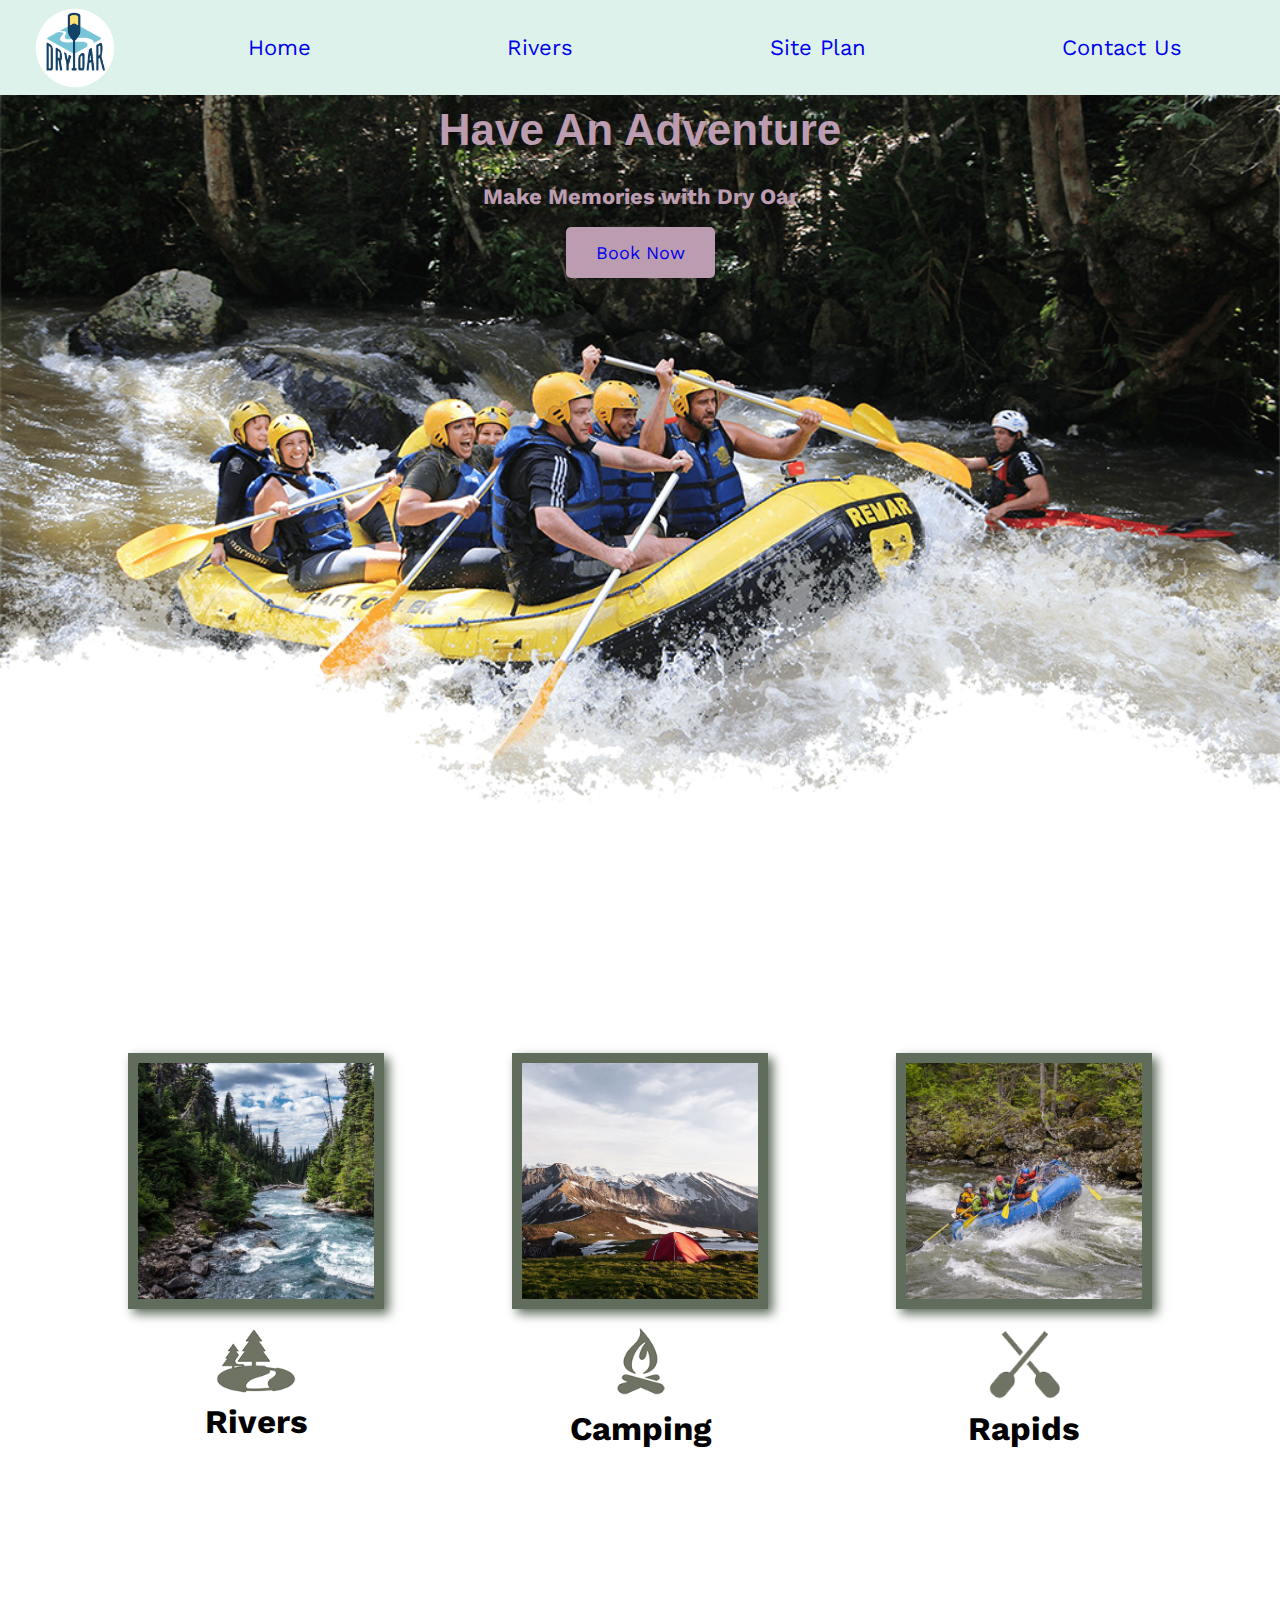
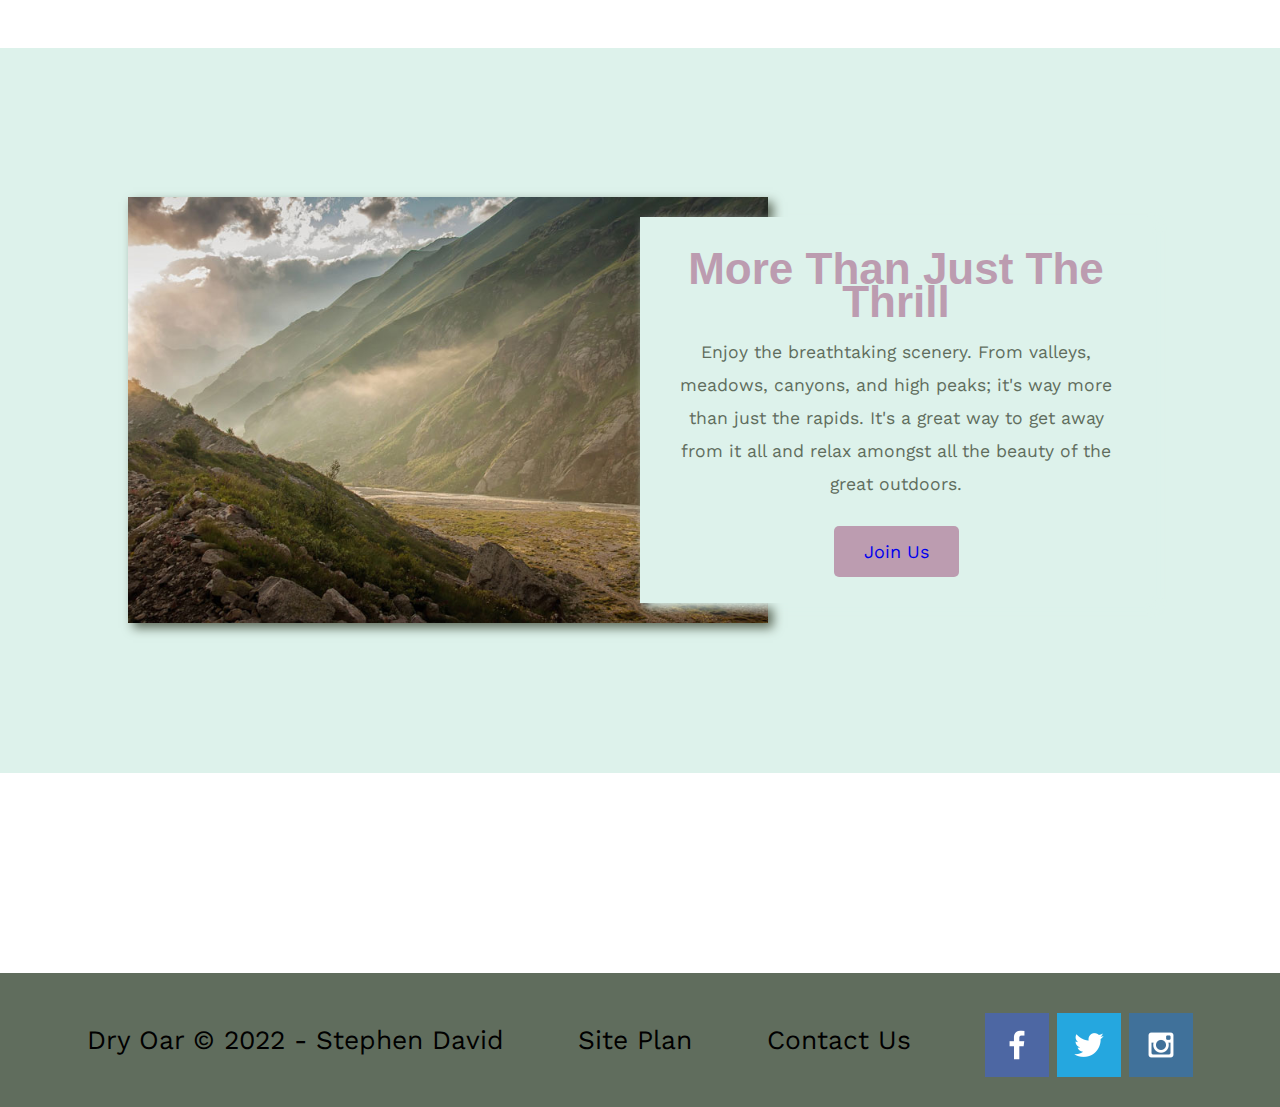
<file: wwr/index.html>
<!DOCTYPE html>
<html lang="en">
<head>
    <meta charset="UTF-8">
    <meta http-equiv="X-UA-Compatible" content="IE=edge">
    <meta name="viewport" content="width=device-width, initial-scale=1.0">
    <title>Document</title>
    <link rel="stylesheet" href="styles/style.css">
</head>
<body>
<div id="content">
    <header> 
       <a href="index.html" id="logo_link">
        <img class="logo" src="images/logo.png" alt="Dry Oar Logo">
       </a>
       <nav>
         <a href="index.html">Home</a>
         <a href="rivers.html">Rivers</a>
         <a href="site-plan-rafting.html">Site Plan</a>
         <a href="contactus.html">Contact Us</a>
       </nav>
      
    </header>
    <div id="hero">
        <div id="hero-box">
            <img id="hero-img" src="images/hero.png" alt="People enjoying rafting">
        </div>
        <section id="hero-msg">
            <h1 class="home-title">Have An Adventure</h1>
            <h4>Make Memories with Dry Oar</h4>
            <div class="button-box">
                <a class="book" href="rate.html">Book Now</a>
            </div>
        </section>
    </div>
    <main class="home-grid">
        <section class="rivers-card">
            <img class="card-img" src="images/rivers.jpg" alt="river">
            <img class="icon" src="images/river_icon.png" alt="river">
            <h2>Rivers</h2>
        </section>
        <section class="camping-card">
            <img class="card-img" src="images/camping.jpg" alt="camping">
            <img class="icon" src="images/fire_icon.png" alt="camping">
            <h2>Camping</h2>
        </section>
        <section class="rapids-card">
            <img class="card-img" src="images/rapids.jpg" alt="rapids">
            <img class="icon" src="images/oars.png" alt="rapids">
            <h2>Rapids</h2>
        </section>
        <div id="background"></div> 
        <img class="mountains" src="images/mountains.jpg" alt="Misty mountains">
        <section class="msg">
            <h2>More Than Just The Thrill</h2>
            <p>Enjoy the breathtaking scenery. From valleys, meadows, canyons, and high peaks; it's way more than just the rapids. It's a great way to get away from it all and relax amongst all the beauty of the great outdoors.</p>
            <a class="join" href="rivers.html">Join Us</a>
        </section>

    </main>
    <footer>
        <p>Dry Oar &copy; 2022 - Stephen David</p>
        <p><a href="site-plan-rafting.html">Site Plan</a></p>
        <p><a href="contactus.html">Contact Us</a></p>
        <div class="social">
            <a href="https://facebook.com" target='_blank'
            >
                <img src="images/facebook.png" alt="fb icon">
            </a>
            <a href="https://twitter.com" target='_blank'
            >
                <img src="images/twitter.png" alt="twitter icon">
            </a>
            <a href="https://instagram.com" target='_blank'
            >
                <img src="images/instagram.png" alt="instagram icon">
            </a>
        </div>
    </footer>
</div> 
</body>
</html>
</file>
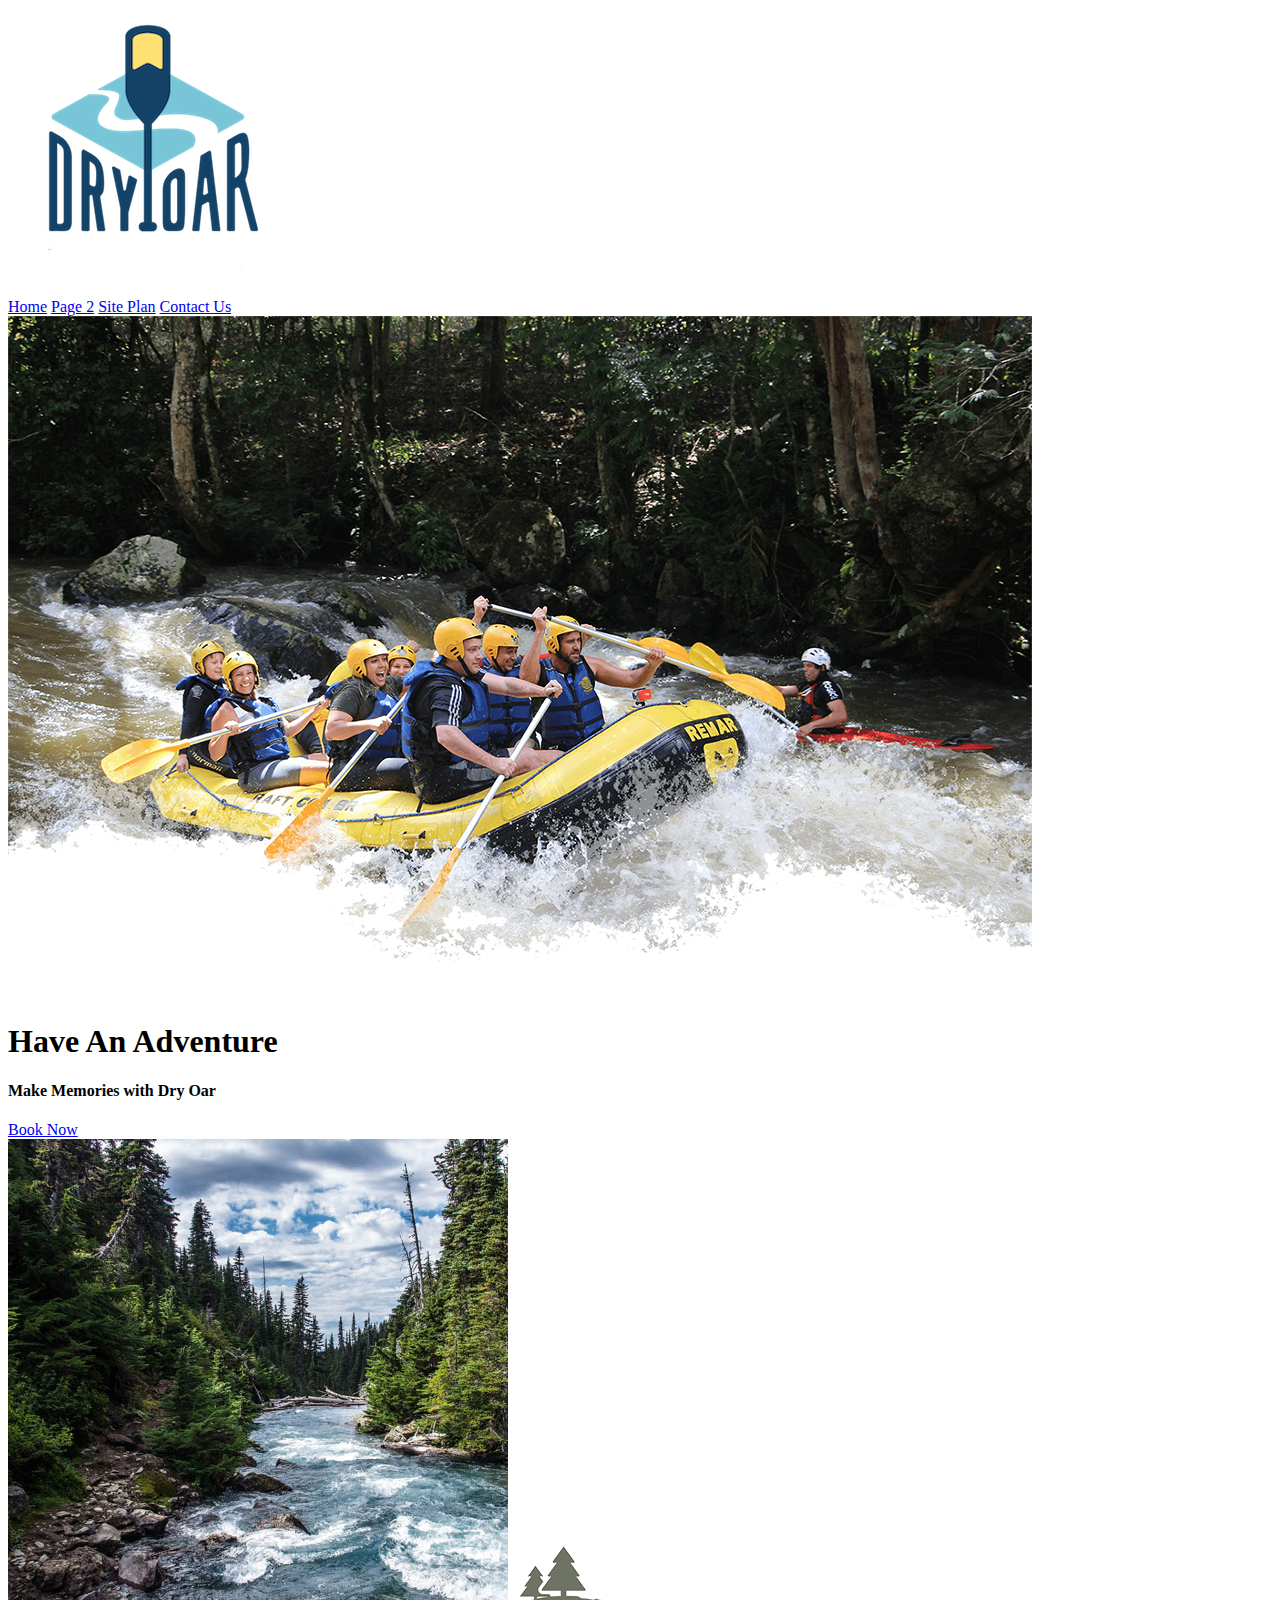
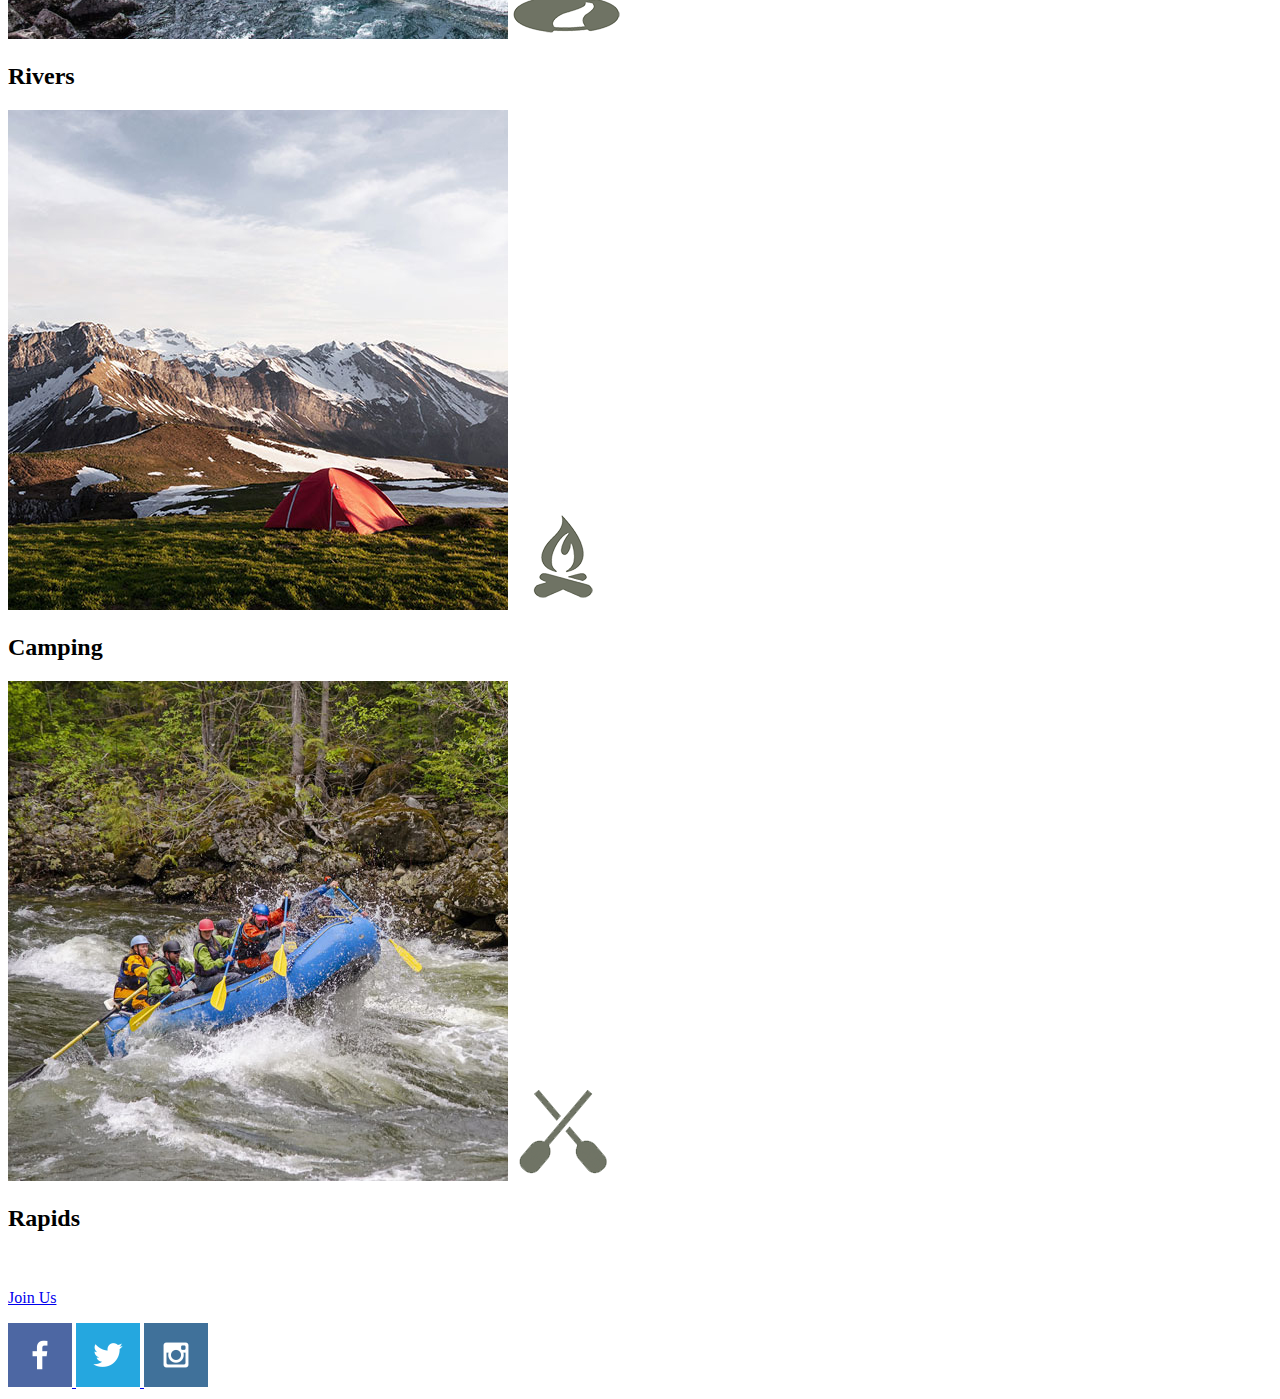
<file: ww130/wwr/index.html>
<!DOCTYPE html>
<html lang="en">
<head>
    <meta charset="UTF-8">
    <meta http-equiv="X-UA-Compatible" content="IE=edge">
    <meta name="viewport" content="width=device-width, initial-scale=1.0">
    <title>Document</title>
</head>
<body>
    <header>
       <a href="index.html" id="logo_link">
        <img class="logo" src="images/logo.png" alt="Dry Oar Logo">
       </a>
       <nav>
         <a href="index.html">Home</a>
         <a href="#">Page 2</a>
         <a href="site-plan-rafting.html">Site Plan</a>
         <a href="contactus.html">Contact Us</a>
       </nav>
      
    </header>
    <div id="hero">
        <div id="hero-box">
            <img id="hero-img" src="images/hero.png" alt="People enjoying rafting">
        </div>
        <section id="hero-msg">
            <h1 class="home-title">Have An Adventure</h1>
            <h4>Make Memories with Dry Oar</h4>
            <div class="button-box">
                <a class="book" href="rate.html">Book Now</a>
            </div>
        </section>
    </div>
    <main class="home-grid">
        <section class="rivers-card">
            <img class="card-img" src="images/rivers.jpg" alt="river">
            <img class="icon" src="images/river_icon.png" alt="river">
            <h2>Rivers</h2>
        </section>
        <section class="camping-card">
            <img class="card-img" src="images/camping.jpg" alt="camping">
            <img class="icon" src="images/fire_icon.png" alt="camping">
            <h2>Camping</h2>
        </section>
        <section class="rapids-card">
            <img class="card-img" src="images/rapids.jpg" alt="rapids">
            <img class="icon" src="images/oars.png" alt="rapids">
            <h2>Rapids</h2>
        </section>
        <img>
        <section class="msg">
            <h2></h2>
            <p></p>
            <a class="join" href="rivers.html">Join Us</a>
        </section>

    </main>
    <footer>
        <p></p>
        <p></p>
        <p></p>
        <div class="social">
            <a href="https://facebook.com">
                <img src="images/facebook.png" alt="fb icon">
            </a>
            <a href="https://twitter.com">
                <img src="images/twitter.png" alt="twitter icon">
            </a>
            <a href="https://instagram.com">
                <img src="images/instagram.png" alt="instagram icon">
            </a>
        </div>
    </footer>
</body>
</html>
</file>
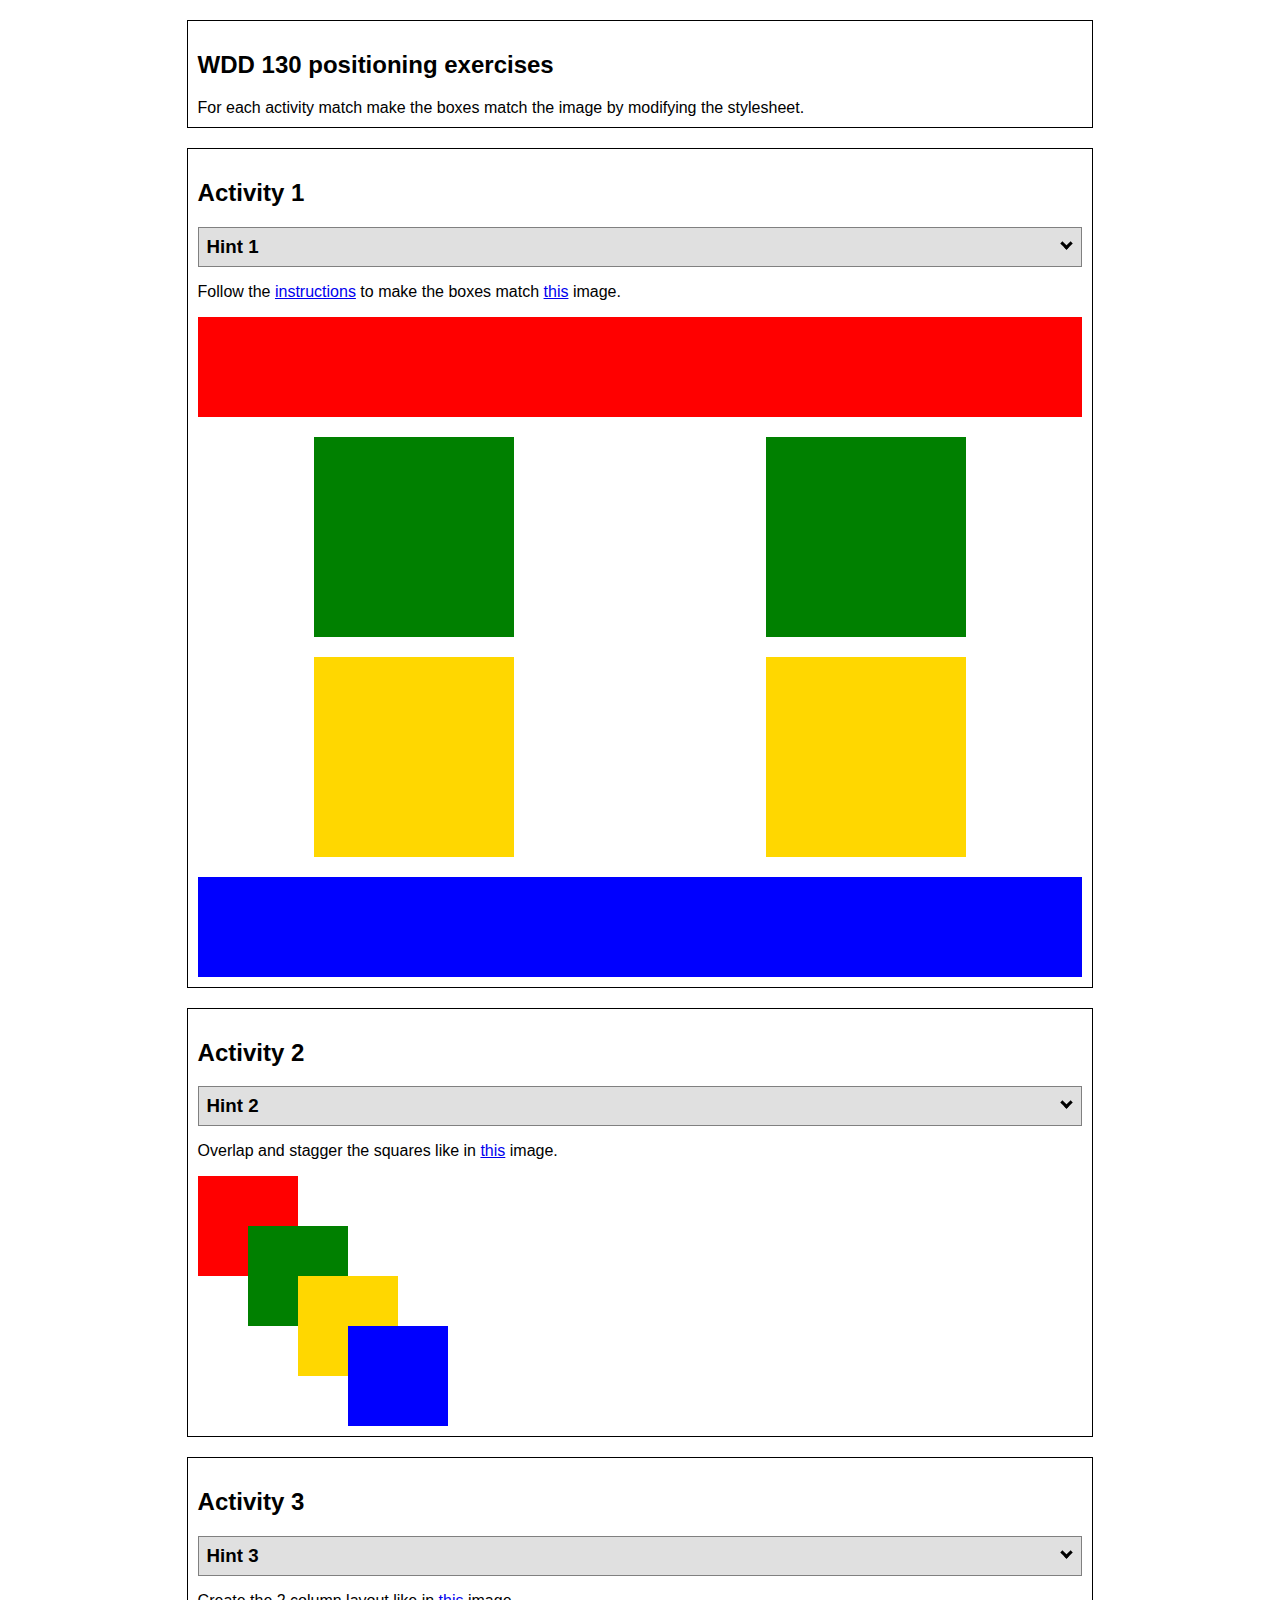
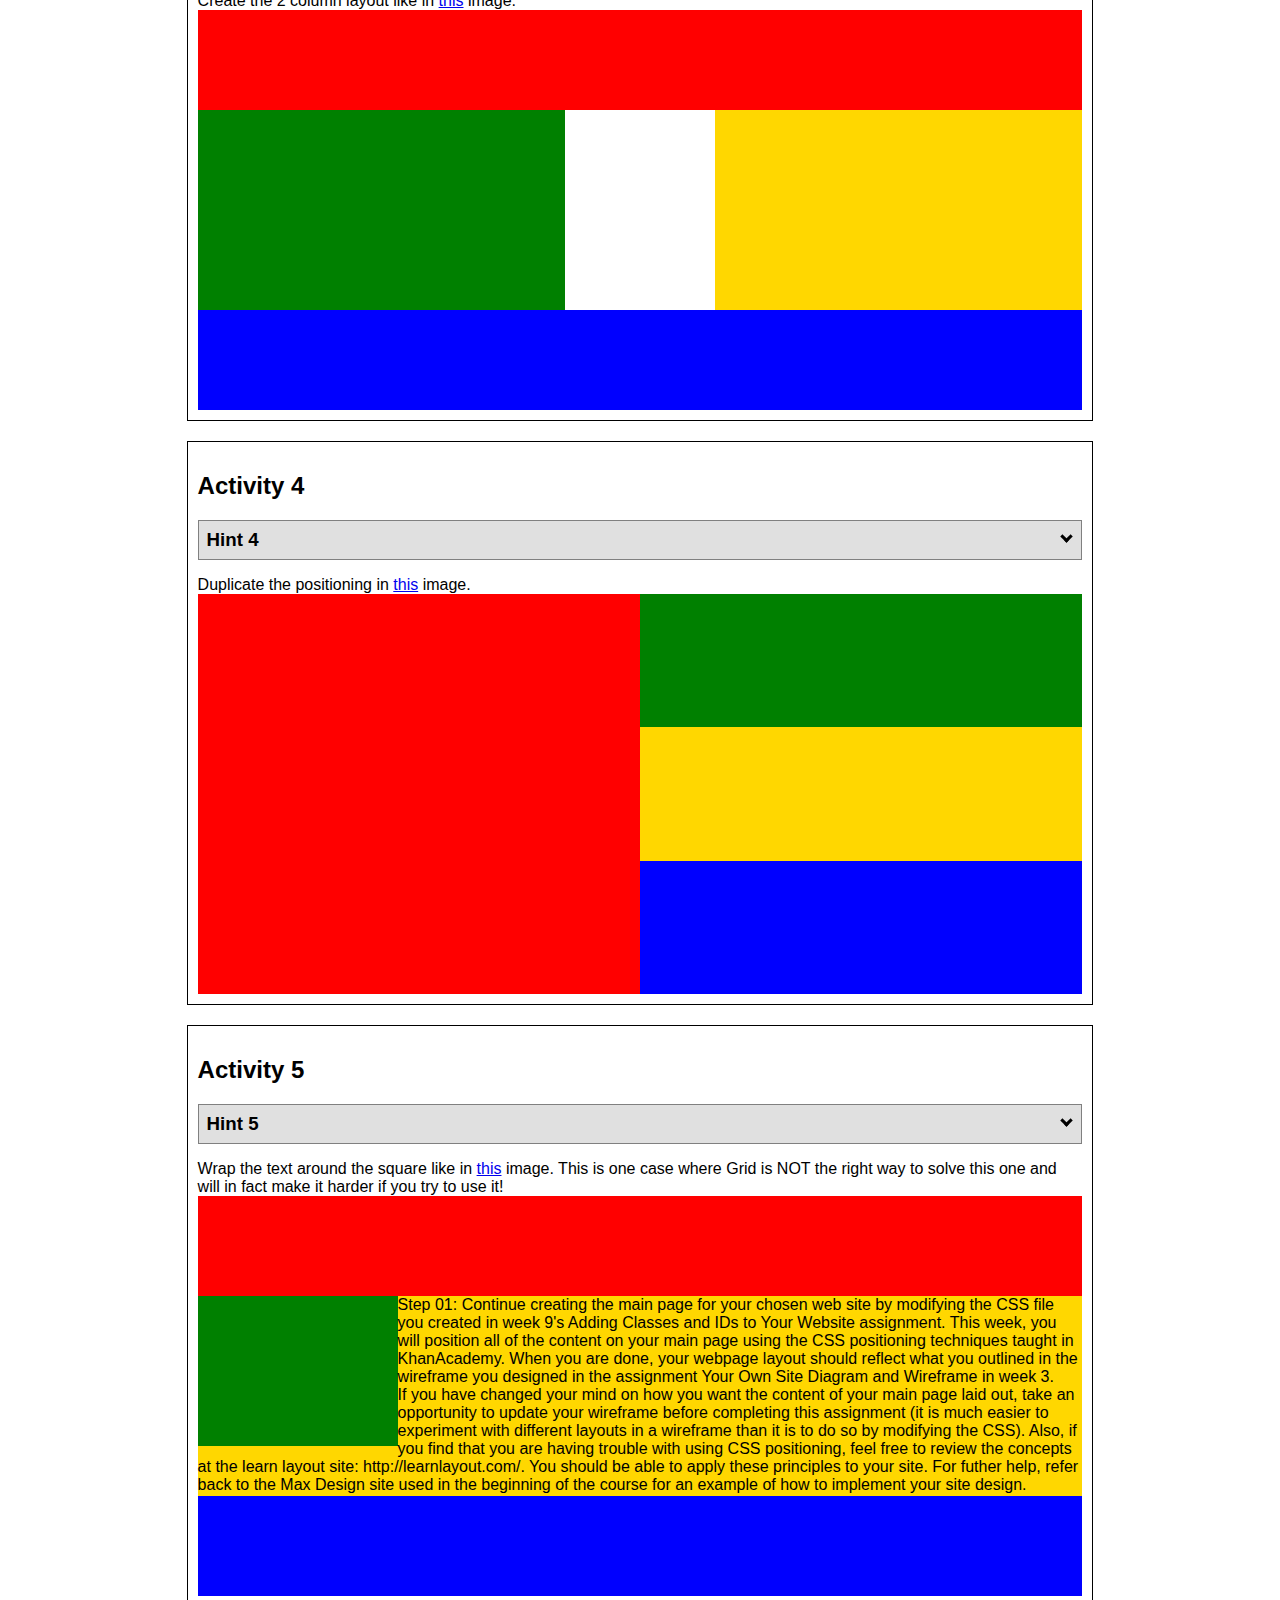
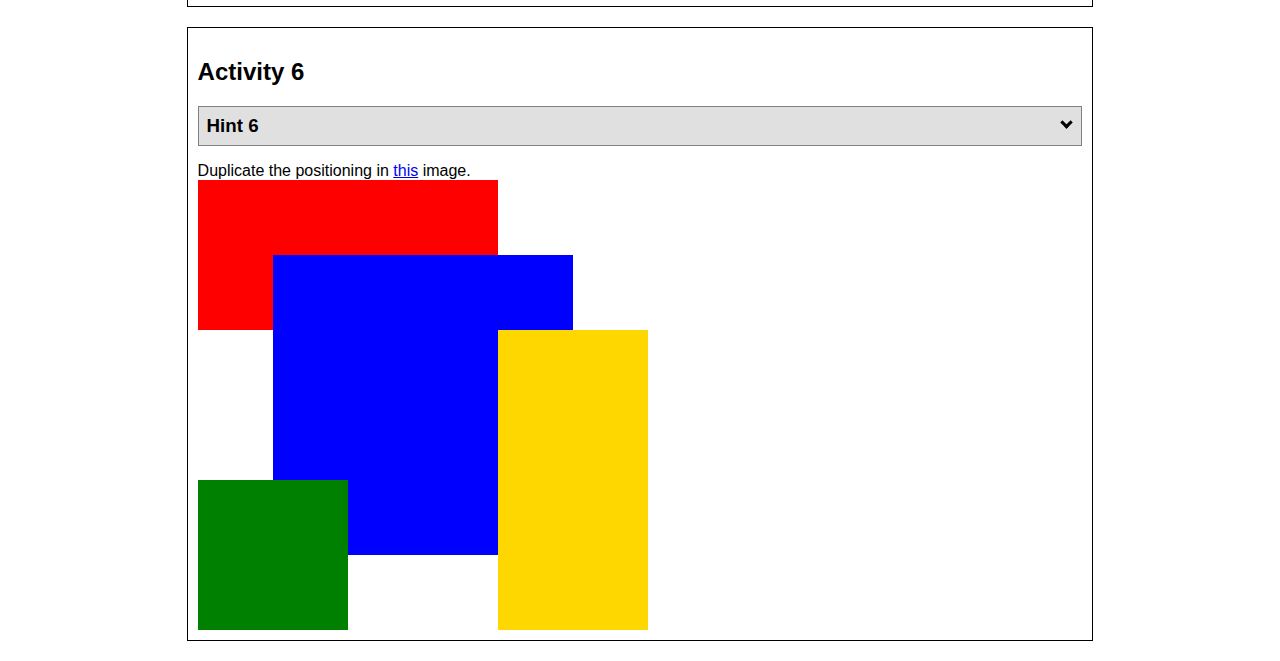
<file: positioning.html>
<!DOCTYPE html>
<html lang="en">
  <head>
    <!-- HTML - Name: positioning.html -->
    <title>Positioning Activity</title>
    <link rel="stylesheet" type="text/css" href="positionstyles.css" />
  </head>
  <body>
    <div class="activity">
      <h2>WDD 130 positioning exercises</h2>
      For each activity match make the boxes match the image by modifying the stylesheet.</div>
    <div class="activity">
      <h2>Activity 1</h2>
      <section class="hint"><input type="checkbox" ><i></i> <h3>Hint 1</h3><div><p>Check out the <a href="https://byui-wdd.github.io/wdd130/activities/w06-css-positioning.html" target="_blank">activity instructions</a> in Ilearn!</p></div></section>
      <p>Follow the <a href="https://byui-wdd.github.io/wdd130/activities/w06-css-positioning.html" target="_blank">instructions</a> to make the boxes match  <a href="https://byui-wdd.github.io/wdd130/images/example1.png" target="_blank">this</a> image.</p>
      <div class="content1" >
        <div class="red1" ></div>
        <div class="green1" ></div>
        <div class="green1" ></div>
        <div class="yellow1"></div>
        <div class="yellow1"></div>
        <div class="blue1"></div>
      </div>
    </div>
    <div class="activity">
      <h2>Activity 2</h2>
      <section class="hint"><input type="checkbox" > <h3>Hint 2</h3><i></i><div><p>Remember that the best way to shift elements around slightly on the page is with Margins.  You could also use Grid.  Either would work for this. If you choose margin, you can use a <em>negative</em> margin. (ie margin-top: -20px;)</p><h4>Properties used:</h4><ul><li>margin-top, margin-left</li><li>...or...</li><li>grid-template-columns: 50px 50px 50px 50px 50px </li></ul></div></section>
      <p>Overlap and stagger the squares like in <a href="https://byui-wdd.github.io/wdd130/images/example2.png" target="_blank">this</a> image.</p>
      <div class="content2" >
        <div class="red2" ></div>
        <div class="green2" ></div>
        <div class="yellow2"></div>
        <div class="blue2"></div>
      </div>
    </div>
    <div class="activity">
      <h2>Activity 3</h2>
      <section class="hint"><input type="checkbox" > <h3>Hint 3</h3><i></i><div><p>This one is going to be best solved with CSS Grid. Remember to make the boxes the right width first...then start moving them around. </p><h4>Properties used:</h4><ul><li>display:grid;</li><li>grid-template-columns:</li><li>grid-column-gap:</li>
        <li>grid-column:</li>  </ul></div></section>
      Create the 2 column layout like in <a href="https://byui-wdd.github.io/wdd130/images/example3.png" target="_blank">this</a>  image.
      <div class="content3" >
        <div class="red3" ></div>
        <div class="green3" ></div>
        <div class="yellow3"></div>
        <div class="blue3"></div>
      </div>
    </div>
    <div class="activity">
      <h2>Activity 4</h2>
      <section class="hint"><input type="checkbox" > <h3>Hint 4</h3><i></i><div><p>For the others we have been primarily concerned with width. For this one you will need to adjust height as well. </p><h4>Properties used:</h4><ul><li>display:grid;</li><li>grid-template-columns:</li><li>grid-row:</li></ul></div></section>
      Duplicate the positioning in <a href="https://byui-wdd.github.io/wdd130/images/example4.png" target="_blank">this</a> image. 
      <div class="content4" >
        <div class="red4" ></div>
        <div class="green4" ></div>
        <div class="yellow4"></div>
        <div class="blue4"></div>
      </div>
    </div>

    <div class="activity">
      <h2>Activity 5</h2>
      <section class="hint"><input type="checkbox" > <h3>Hint 5</h3><i></i><div><p>Grid is <strong>not</strong> the right way to do this.  In fact there is only one way to really do that...and that is with float. Remember that we float the thing we want the text to wrap around.  Also remember to start by making all the shapes the right size and shape.</p><h4>Properties used:</h4><ul><li>float: left;</li></ul></div></section>
      Wrap the text around the square like in <a href="https://byui-wdd.github.io/wdd130/images/example5.png" target="_blank">this</a> image. This is one case where Grid is NOT the right way to solve this one and will in fact make it harder if you try to use it!
      <div class="content5" >
        <div class="red5" ></div>
        <div class="green5" ></div>
        <div class="yellow5">Step 01: Continue creating the main page for your chosen web site by modifying the CSS file you created in week 9's Adding Classes and IDs to Your Website assignment. This week, you will position all of the content on your main page using the CSS positioning techniques taught in KhanAcademy. When you are done, your webpage layout should reflect what you outlined in the wireframe you designed in the assignment Your Own Site Diagram and Wireframe in week 3. <br />
          If you have changed your mind on how you want the content of your main page laid out, take an opportunity to update your wireframe before completing this assignment (it is much easier to experiment with different layouts in a wireframe than it is to do so by modifying the CSS). Also, if you find that you are having trouble with using CSS positioning, feel free to review the concepts at the learn layout site: http://learnlayout.com/. You should be able to apply these principles to your site. For futher help, refer back to the Max Design site used in the beginning of the course for an example of how to implement your site design.</div>
        <div class="blue5"></div>
      </div>
    </div>
    <div class="activity">
      <h2>Activity 6</h2>
      <section class="hint"><input type="checkbox" > <h3>Hint 6</h3><i></i><div><p>This one is all about visualizing the grid behind the layout. If you are having a hard time doing that first: all the sizes are even multiples of 100, and second here is another example with the lines drawn: <a href="https://byui-wdd.github.io/wdd130/images/example6-hint.png" target="_blank">example 6 with lines</a>. For this one you will find it easiest if you use px for the column width. You can also use <kbd>z-index</kbd> to control the element layering.    </p><h4>Properties used:</h4><ul><li>display:grid;</li><li>grid-template-columns:</li><li>grid-column:</li><li>grid-row:</li><li><a href="https://www.w3schools.com/cssref/pr_pos_z-index.asp" target="_blank">z-index:</a></li></ul></div></section>
      Duplicate the positioning in <a href="https://byui-wdd.github.io/wdd130/images/example6.png" target="_blank">this</a> image.
      <div class="content6" >
        <div class="red6" ></div>
        <div class="green6" ></div>
        <div class="yellow6"></div>
        <div class="blue6"></div>
      </div>
    </div>
  </body>
</html>
</file>
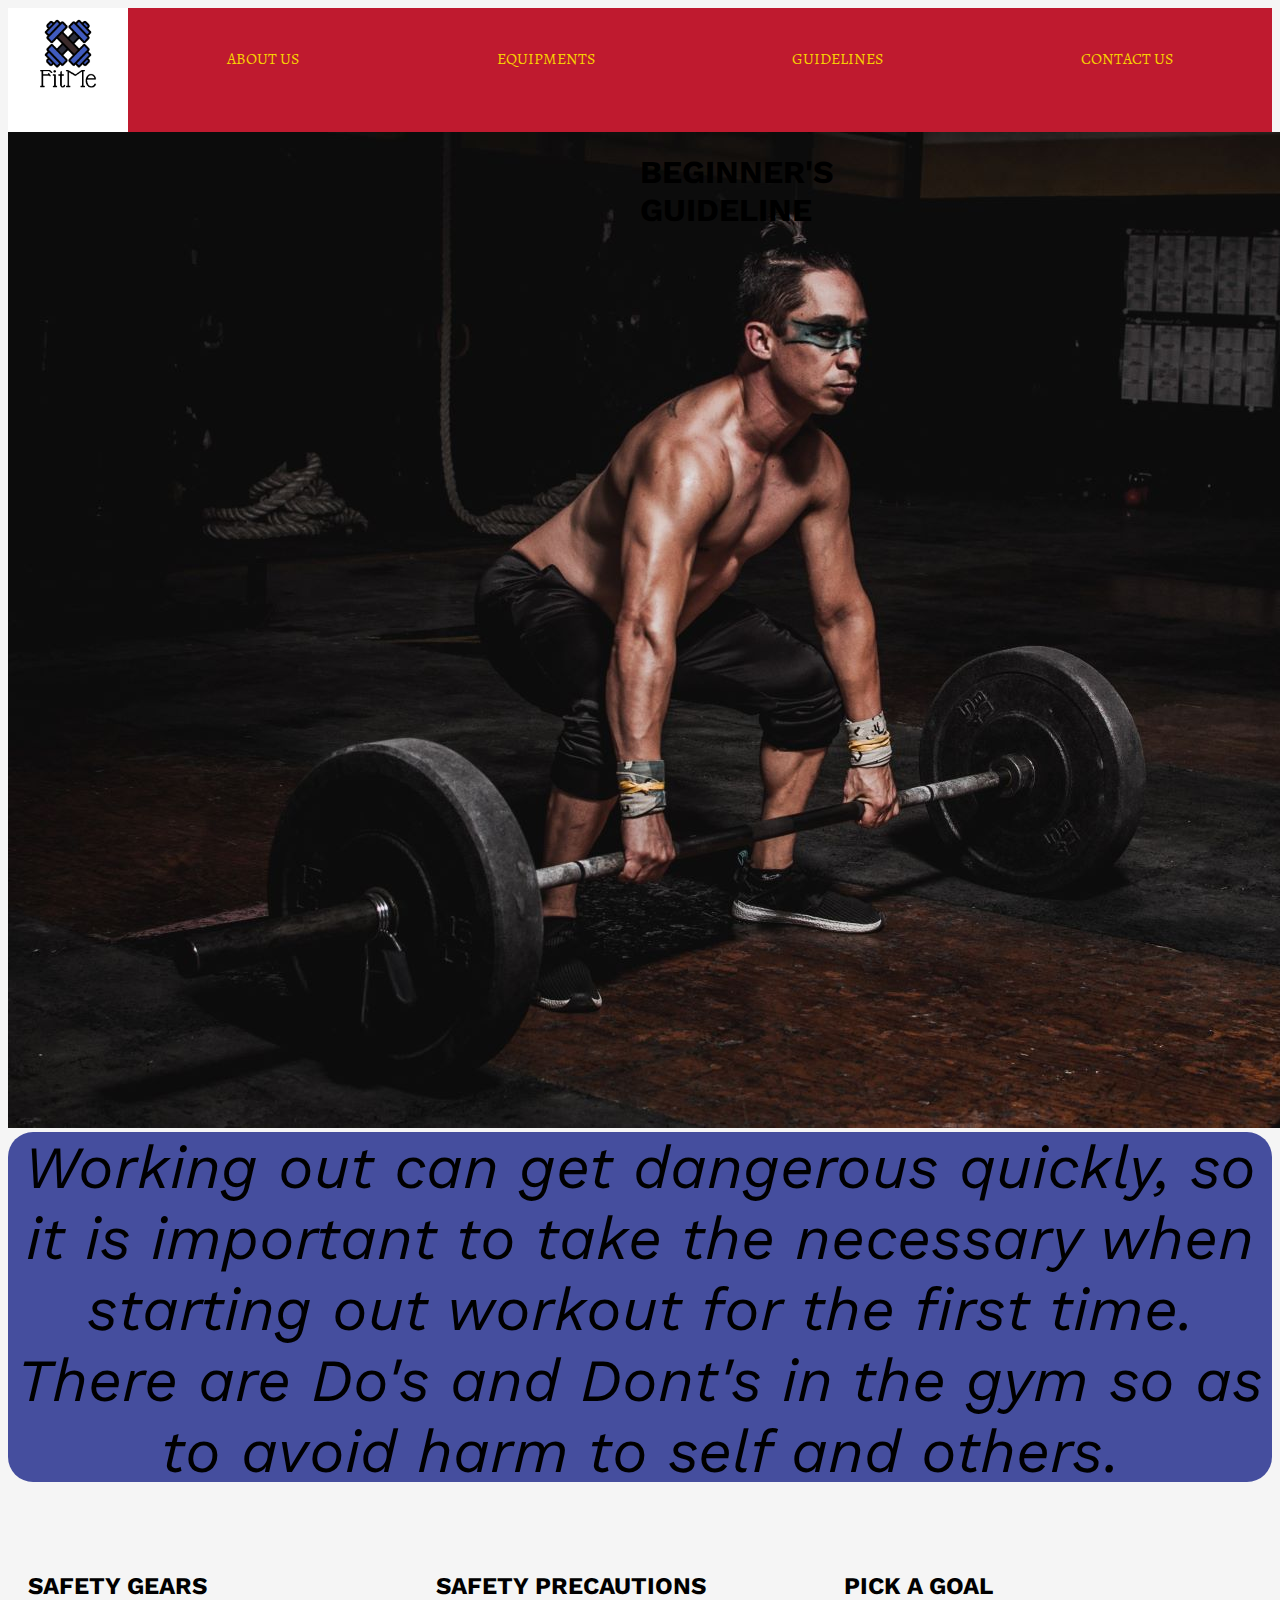
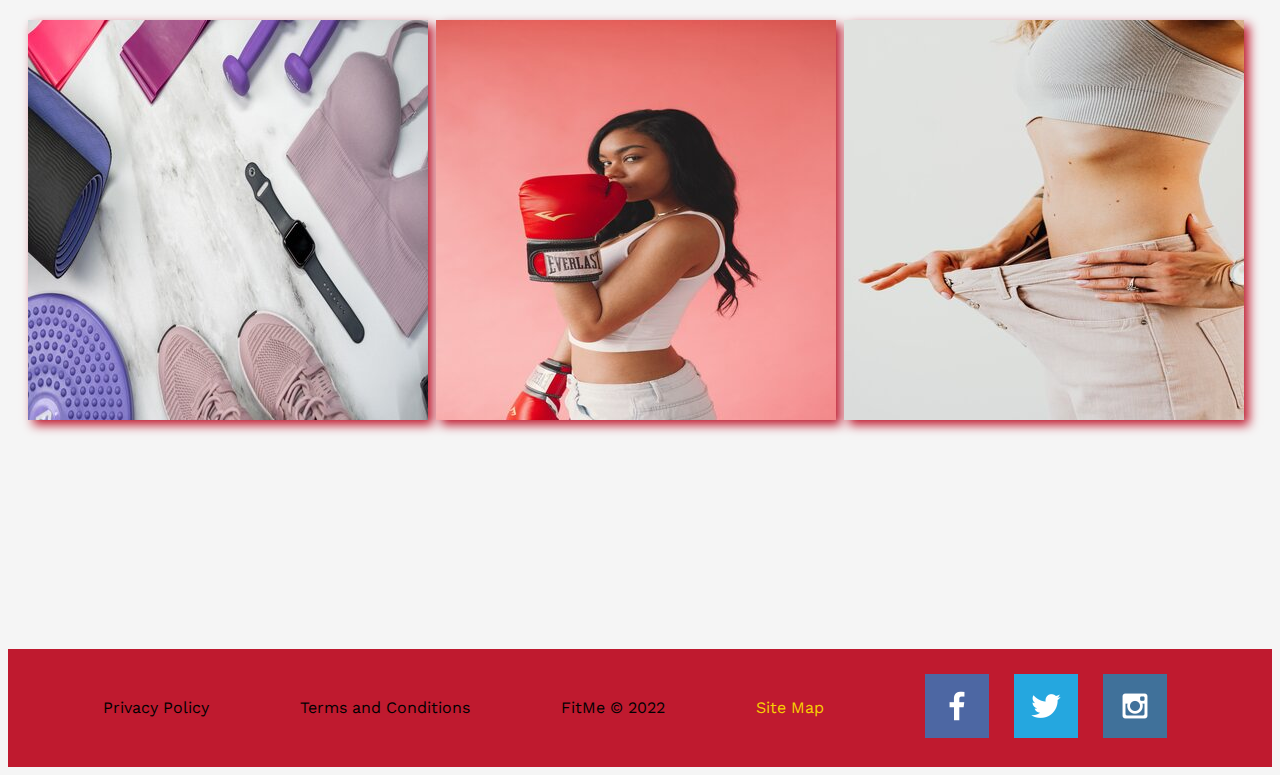
<file: myfitnessplan/guidelines.html>
<!DOCTYPE html>
<html lang="en">
<head>
    <meta charset="UTF-8">
    <meta http-equiv="X-UA-Compatible" content="IE=edge">
    <meta name="viewport" content="width=device-width, initial-scale=1.0">
    <title>Guidelines</title>
    <link rel="stylesheet" href="style/style2.css">
</head>
<body>
<div id="page2">
    <header> 
        <a href="index.html" id="logo_link">
         <img class="logo" src="images/fitme-logo.png" alt="Fitme">
        </a>
        <nav>
          <a href="index.html">ABOUT US</a>
          <a href="equipments.html">EQUIPMENTS</a>
          <a href="guidelines.html">GUIDELINES</a>
          <a href="contactus.html">CONTACT US</a>
        </nav>
     </header>   
    
    <div id="intro-box">
            <div class="intro-img">
                
                <img src="images/guideline1.jpg" alt="guideline_IMG">
              
            </div>
            <div class="intro-text">
                <h1>BEGINNER'S GUIDELINE</h1>
            </div>
            <div class="intro-msg">
            Working out can get dangerous quickly, so it is important to take the necessary when starting out workout for the first time. There are Do's and Dont's in the gym so as to avoid harm to self and others.
            </div>    
    </div>

    <main id="guide-select">
            <div class="gears">
              <h2>SAFETY GEARS</h2>  
              <a href=""><img class="box-img" src="images/guideline4.jpg" alt="guideline_IMG"></a>
            </div>
            <div class="precautions">
                <h2>SAFETY PRECAUTIONS</h2>
                <a href=""><img class="box-img" src="images/guideline2.jpg" alt="guideline_IMG"></a>
            </div>
            <div class="goals">
                <h2>PICK A GOAL</h2>
                <a href=""><img class="box-img" src="images/guideline3.jpg" alt="guideline_IMG"></a>
            </div>  
    </main>
    <footer>
        <p>Privacy Policy</p>
        <p> Terms and Conditions </p>
        <p>FitMe &copy; 2022</p>
        <p><a href="site-plan.html">Site Map</a></p>
        
        <div class="social">
            <a href="https://facebook.com" target='_blank'>
                <img src="images/facebook.png" alt="fb icon">
            </a>
            <a href="https://twitter.com" target='_blank'>
                <img src="images/twitter.png" alt="twitter icon">
            </a>
            <a href="https://instagram.com" target='_blank'>
                <img src="images/instagram.png" alt="instagram icon">
            </a>
        </div>
    </footer>
</div> 
</body>
</html>
</file>
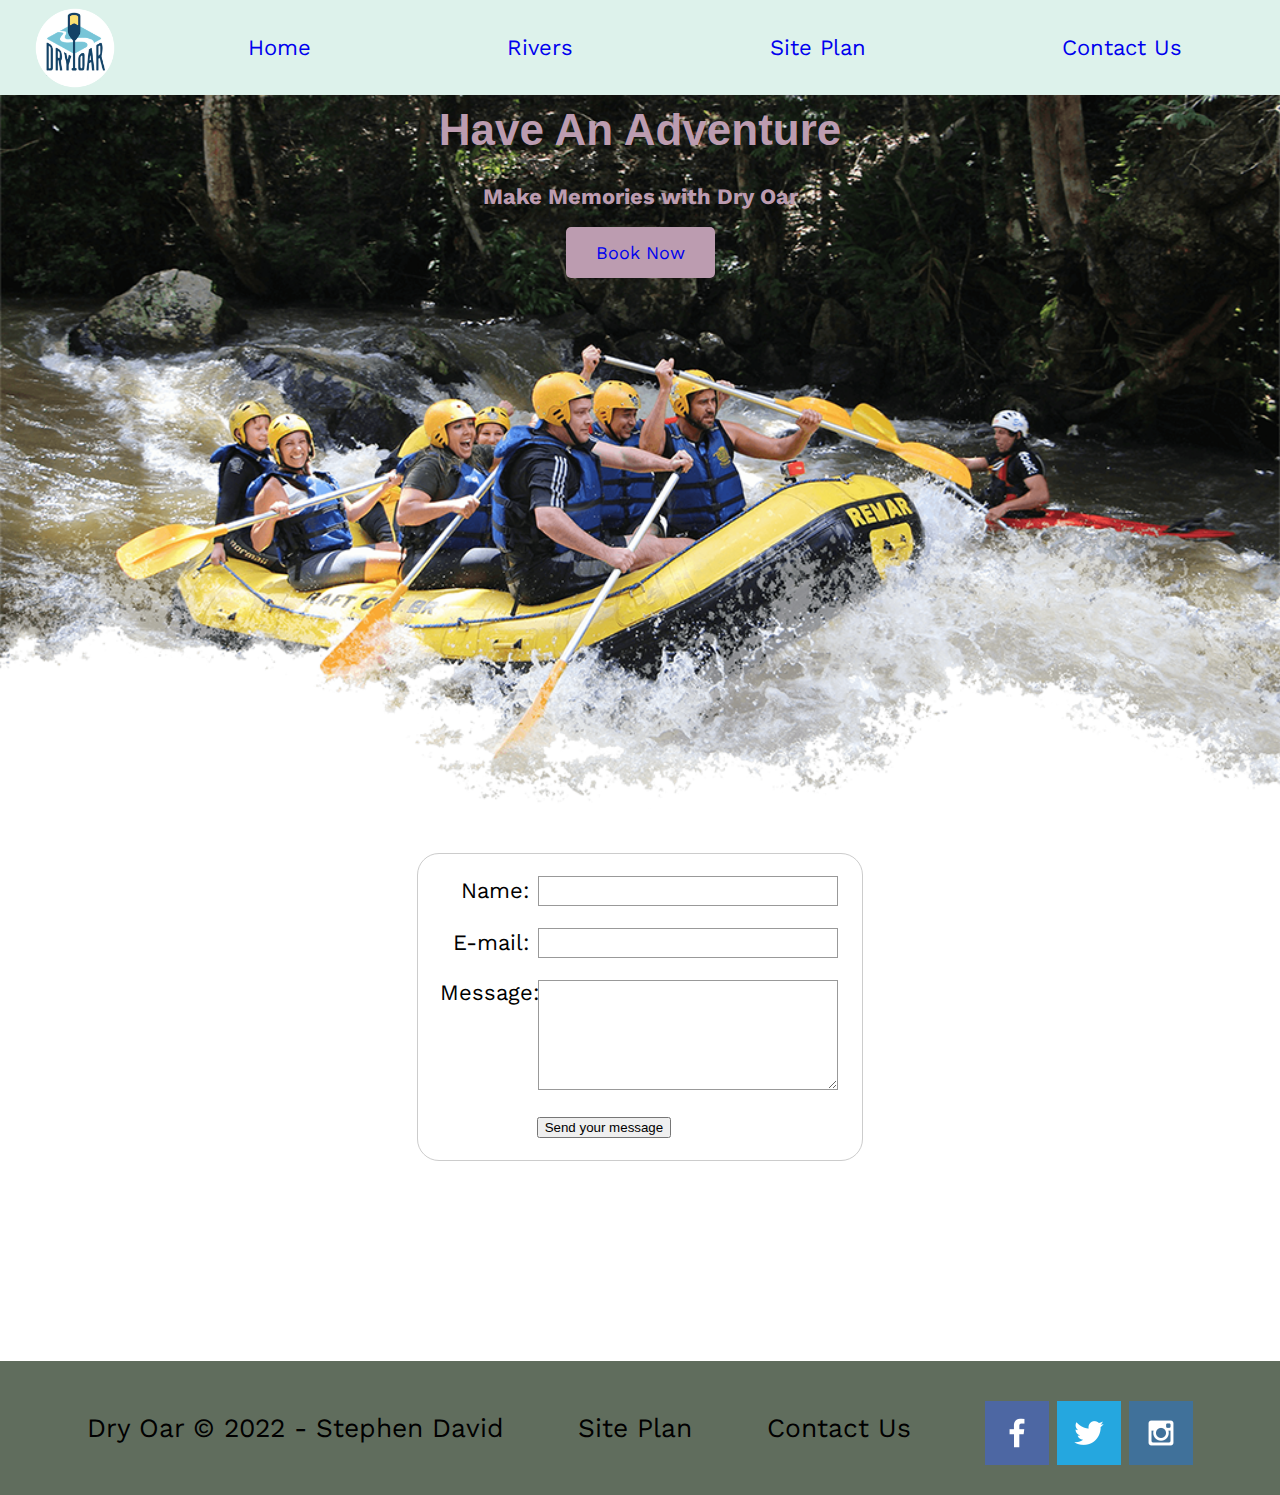
<file: wwr/contactus.html>
<!DOCTYPE html>
<html lang="en">
<head>
    <meta charset="UTF-8">
    <meta http-equiv="X-UA-Compatible" content="IE=edge">
    <meta name="viewport" content="width=device-width, initial-scale=1.0">
    <title>Contact Us</title>
    <link rel="stylesheet" href="styles/style.css">
    <style>
        form {
  /* Center the form on the page */
  margin: 0 auto;
  width: 400px;
  /* Form outline */
  padding: 1em;
  border: 1px solid #ccc;
  border-radius: 1em;
}

ul {
  list-style: none;
  padding: 0;
  margin: 0;
}

form li + li {
  margin-top: 1em;
}

label {
  /* Uniform size & alignment */
  display: inline-block;
  width: 90px;
  text-align: right;
}

input,
textarea {
  /* To make sure that all text fields have the same font settings
     By default, textareas have a monospace font */
  font: 1em sans-serif;

  /* Uniform text field size */
  width: 300px;
  box-sizing: border-box;

  /* Match form field borders */
  border: 1px solid #999;
}

input:focus,
textarea:focus {
  /* Additional highlight for focused elements */
  border-color: #000;
}

textarea {
  /* Align multiline text fields with their labels */
  vertical-align: top;

  /* Provide space to type some text */
  height: 5em;
}

.button {
  /* Align buttons with the text fields */
  padding-left: 90px; /* same size as the label elements */
}

button {
  /* This extra margin represent roughly the same space as the space
     between the labels and their text fields */
  margin-left: 0.5em;
}
#feedback {
    background-color: antiquewhite;
    position: absolute;
    top: 0;
    left: 0;
    right: 0;
    padding: .5em;
    /* make this element invisible until we are ready for it */
    display: none;      
}
.moveDown {
    margin-top: 3em;
}
    </style>
</head>
<body>
<div id="content">
    <header> 
       <a href="index.html" id="logo_link">
        <img class="logo" src="images/logo.png" alt="Dry Oar Logo">
       </a>
       <nav>
         <a href="index.html">Home</a>
         <a href="rivers.html">Rivers</a>
         <a href="site-plan-rafting.html">Site Plan</a>
         <a href="contactus.html">Contact Us</a>
       </nav>
      
    </header>
    <div id="hero">
        <div id="hero-box">
            <img id="hero-img" src="images/hero.png" alt="People enjoying rafting">
        </div>
        <section id="hero-msg">
            <h1 class="home-title">Have An Adventure</h1>
            <h4>Make Memories with Dry Oar</h4>
            <div class="button-box">
                <a class="book" href="rate.html">Book Now</a>
            </div>
        </section>
    </div>
    <main>
        <div id="feedback">

        </div>
        <form action="/my-handling-form-page" method="post">
            <ul>
              <li>
                <label for="name">Name:</label>
                <input type="text" id="name" name="user_name" />
              </li>
              <li>
                <label for="mail">E-mail:</label>
                <input type="email" id="mail" name="user_email" />
              </li>
              <li>
                <label for="msg">Message:</label>
                <textarea id="msg" name="user_message"></textarea>
              </li>
              <li class="button">
                <button type="submit">Send your message</button>
              </li>
            </ul>
          </form>
    </main>
    <footer>
        <p>Dry Oar &copy; 2022 - Stephen David</p>
        <p><a href="site-plan-rafting.html">Site Plan</a></p>
        <p><a href="contactus.html">Contact Us</a></p>
        <div class="social">
            <a href="https://facebook.com" target='_blank'
            >
                <img src="images/facebook.png" alt="fb icon">
            </a>
            <a href="https://twitter.com" target='_blank'
            >
                <img src="images/twitter.png" alt="twitter icon">
            </a>
            <a href="https://instagram.com" target='_blank'
            >
                <img src="images/instagram.png" alt="instagram icon">
            </a>
        </div>
    </footer>
</div> 
<script>
    // get the feedback div element so we can do something with it.
    const feedbackElement = document.getElementById('feedback');
    // get the form so we can read what was entered in it.
    const formElement = document.forms[0];
    // add a 'listener' to wait for a submission of our form. When that happens run the code below.
    formElement.addEventListener('submit', function(e) {
        // stop the form from doing the default action.
        e.preventDefault();
        // set the contents of our feedback element to a message letting the user know the form was submitted successfully. Notice that we pull the name that was entered in the form to personalize the message!
        feedbackElement.innerHTML = 'Hello '+ formElement.user_name.value +'! Thank you for your message. We will get back with you as soon as possible!';
        // make the feedback element visible.
        feedbackElement.style.display = "block";
        // add a class to move everything down so our message doesn't cover it.
        document.body.classList.toggle('moveDown');
    });
</script>
</body>
</html>
</file>
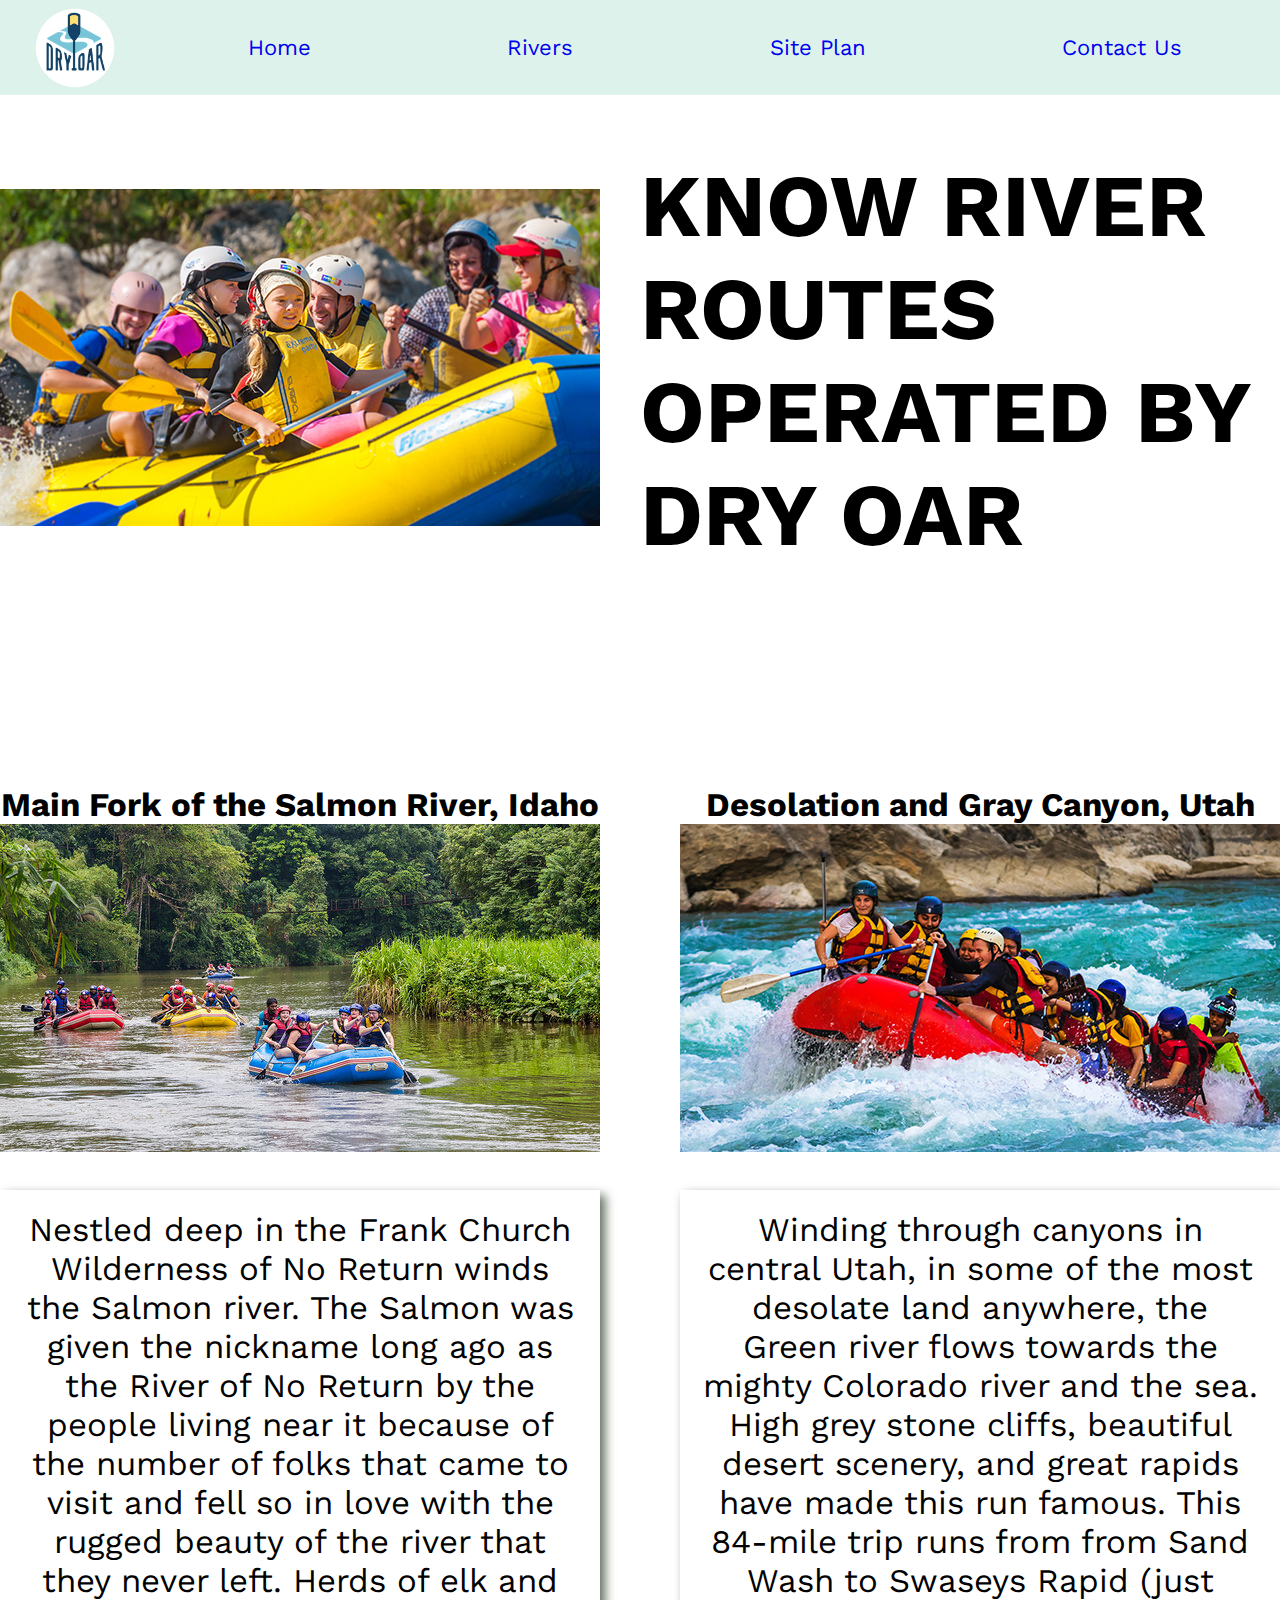
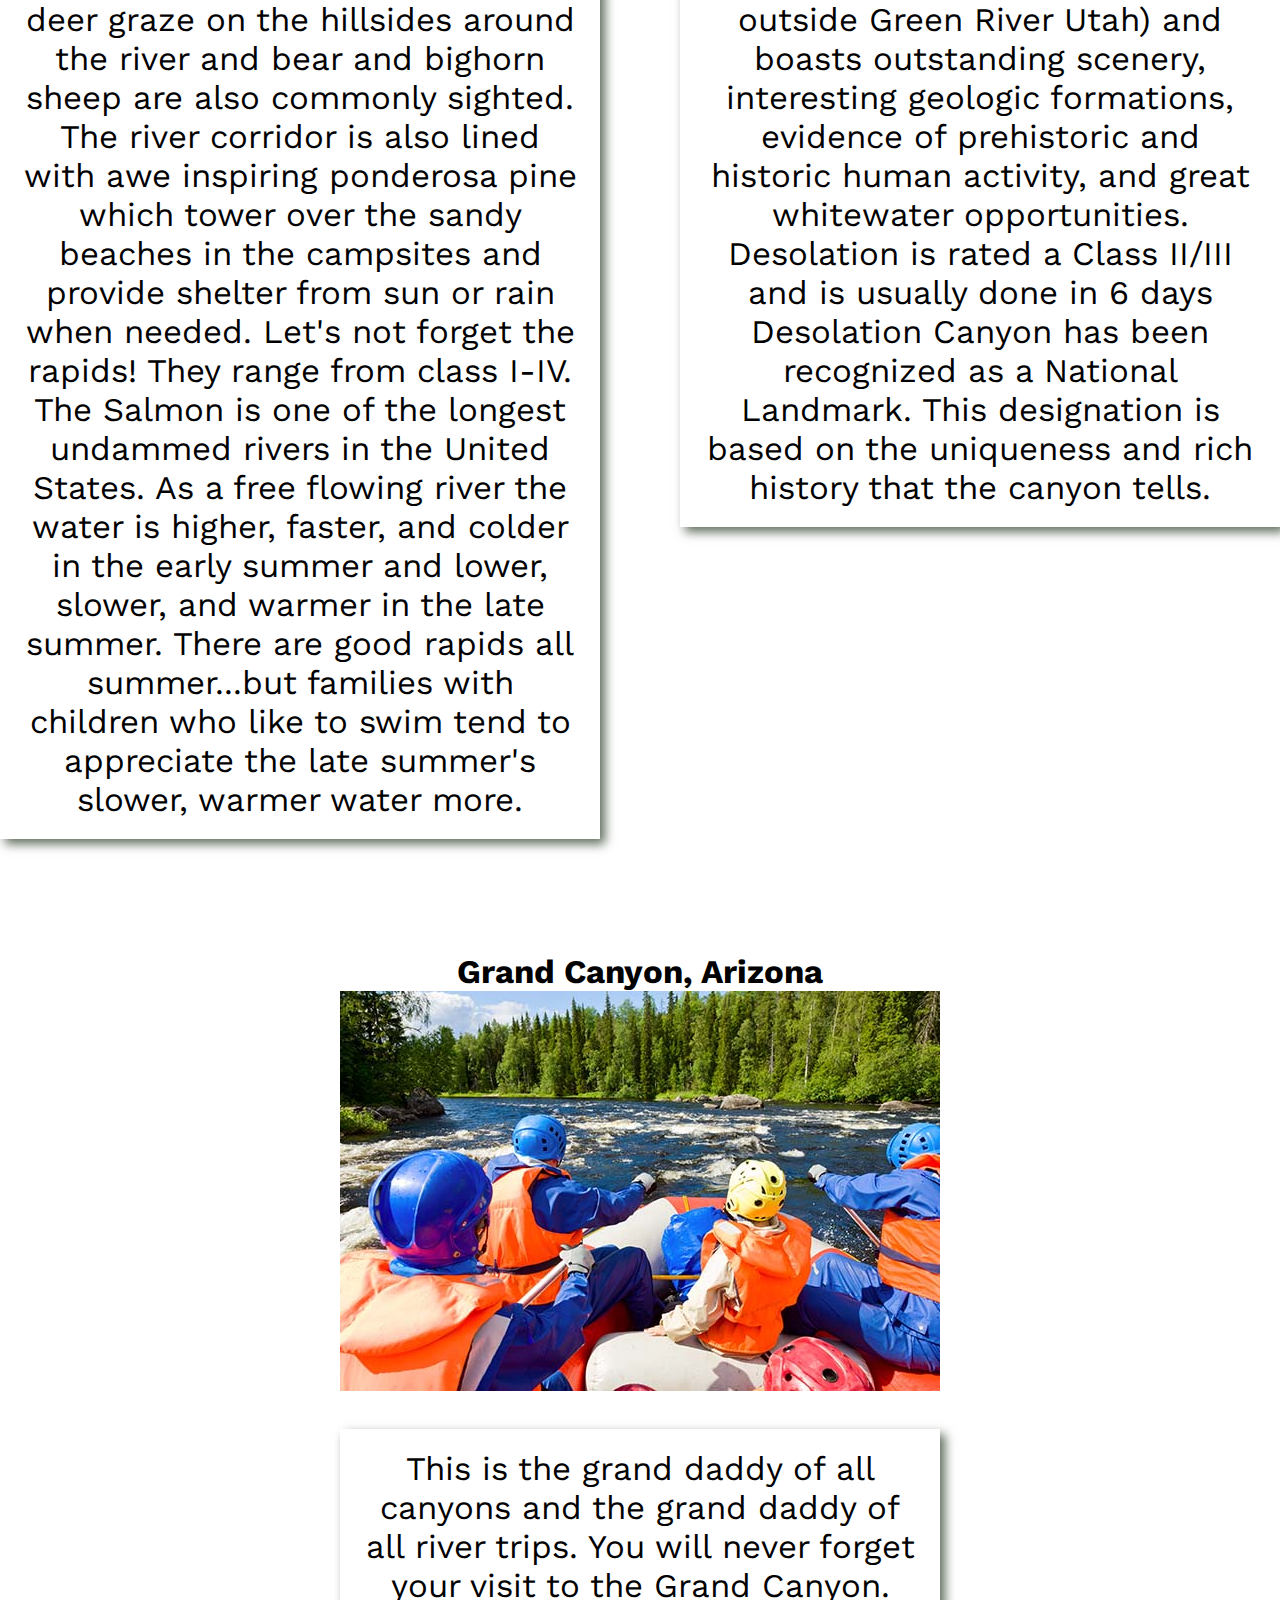
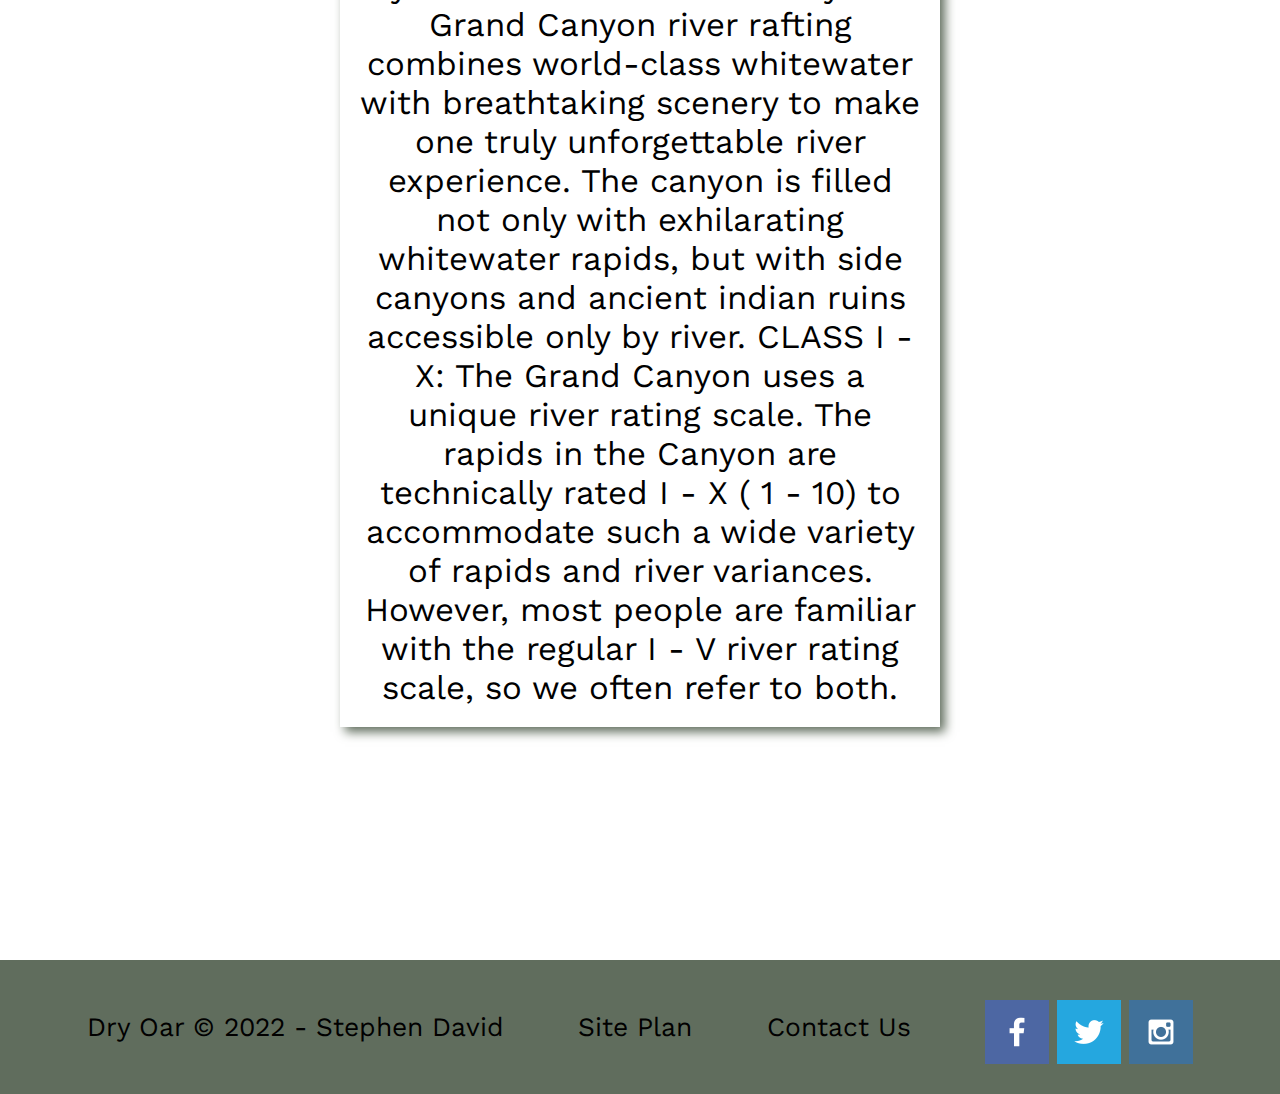
<file: wwr/rivers.html>
<!DOCTYPE html>
<html lang="en">
<head>
    <meta charset="UTF-8">
    <meta http-equiv="X-UA-Compatible" content="IE=edge">
    <meta name="viewport" content="width=device-width, initial-scale=1.0">
    <title>Rivers</title>
    <link rel="stylesheet" href="styles/style.css">
</head>
<body>
<div id="content">
    <header> 
       <a href="index.html" id="logo_link">
        <img class="logo" src="images/logo.png" alt="Dry Oar Logo">
       </a>
       <nav>
         <a href="index.html">Home</a>
         <a href="rivers.html">Rivers</a>
         <a href="site-plan-rafting.html">Site Plan</a>
         <a href="contactus.html">Contact Us</a>
       </nav>
      
    </header>
    <div id="headline">
        <div id="headline-background"></div> 
        <div class="headline-img">
            <img class="head-img" src="images/headline-img.jpg" alt="river-headline">
        </div>
        <div class="headline-text">
           <h1>KNOW RIVER ROUTES OPERATED BY DRY OAR</h1>
        </div>

    </div>
    <main id="river-grid">
        <section class="idaho">
            <h2>Main Fork of the Salmon River, Idaho</h2>
            <img src="images/idaho-img.jpg" alt="idaho-river">
            <p>Nestled deep in the Frank Church Wilderness of No Return winds the Salmon river. The Salmon was given the nickname long ago as the River of No Return by the people living near it because of the number of folks that came to visit and fell so in love with the rugged beauty of the river that they never left.

                Herds of elk and deer graze on the hillsides around the river and bear and bighorn sheep are also commonly sighted. The river corridor is also lined with awe inspiring ponderosa pine which tower over the sandy beaches in the campsites and provide shelter from sun or rain when needed.
                
                Let's not forget the rapids! They range from class I-IV. The Salmon is one of the longest undammed rivers in the United States. As a free flowing river the water is higher, faster, and colder in the early summer and lower, slower, and warmer in the late summer. There are good rapids all summer...but families with children who like to swim tend to appreciate the late summer's slower, warmer water more.</p>
        
        </section>
        <section class="utah">
            <h2>Desolation and Gray Canyon, Utah</h2>
            <img src="images/utah-img.jpg" alt="utah-river">
            <p>Winding through canyons in central Utah, in some of the most desolate land anywhere, the Green river flows towards the mighty Colorado river and the sea. High grey stone cliffs, beautiful desert scenery, and great rapids have made this run famous. This 84-mile trip runs from from Sand Wash to Swaseys Rapid (just outside Green River Utah) and boasts outstanding scenery, interesting geologic formations, evidence of prehistoric and historic human activity, and great whitewater opportunities.

                Desolation is rated a Class II/III and is usually done in 6 days
                
                Desolation Canyon has been recognized as a National Landmark.  This designation is based on the uniqueness and rich history that the canyon tells.</p>
        
        </section>
        <section class="arizona">
            <h2>Grand Canyon, Arizona</h2>
            <img src="images/arizona-img.jpg" alt="arizona-river">
            <p>This is the grand daddy of all canyons and the grand daddy of all river trips. You will never forget your visit to the Grand Canyon.

                Grand Canyon river rafting combines world-class whitewater with breathtaking scenery to make one truly unforgettable river experience. The canyon is filled not only with exhilarating whitewater rapids, but with side canyons and ancient indian ruins accessible only by river.
                
                CLASS I - X: The Grand Canyon uses a unique river rating scale. The rapids in the Canyon are technically rated I - X ( 1 - 10) to accommodate such a wide variety of rapids and river variances. However, most people are familiar with the regular I - V river rating scale, so we often refer to both.</p>
        
        </section>
    </main>
   
    <footer>
        <p>Dry Oar &copy; 2022 - Stephen David</p>
        <p><a href="site-plan-rafting.html">Site Plan</a></p>
        <p><a href="contactus.html">Contact Us</a></p>
        <div class="social">
            <a href="https://facebook.com" target='_blank'
            >
                <img src="images/facebook.png" alt="fb icon">
            </a>
            <a href="https://twitter.com" target='_blank'
            >
                <img src="images/twitter.png" alt="twitter icon">
            </a>
            <a href="https://instagram.com" target='_blank'
            >
                <img src="images/instagram.png" alt="instagram icon">
            </a>
        </div>
    </footer>
</div> 
</body>
</html>
</file>
<file: wwr/styles/style.css>
@import url('https://fonts.googleapis.com/css2?family=Chewy&family=Work+Sans:wght@300&display=swap');

#content {
    max-width:1600px;
    margin:0 auto;
}
nav a {
    text-decoration: none;
    text-align:center;
    padding: 35px;
}
#hero-msg h1, #hero-msg h4 {
    text-align: center;
}
.button-box {
    text-align: center;
}
main section{
    text-align: center;
}
#background {
    height: 725px;
    background-color: #DDF2EB;
    grid-column: 1/11;
    grid-row: 4/9;
}

body {
    background-color:white;
    font-family: work sans,chewy,sans-serif;
    font-size: 22px;
    margin: 0;
    padding: 0;
}
header{
    background-color:#DDF2EB ;
    display: grid;
    grid-template-columns: 150px auto;
}
nav a:hover{
    background-color:#606D5D ;
}
.book, .join{
    background-color: #BC9CB0;
    text-decoration: none;
    font-size: 18px;
    padding: 15px 30px;
    margin-top: 50px;
    border-radius: 5px;
}
.book:hover, .join:hover{
    background-color: #606D5D;
}

.msg{
    background-color:#DDF2EB ;
    line-height: 1.5em;
    padding: 35px;
    grid-column: 6/10;
    grid-row: 6/7;
    box-shadow: 5px 5px 10px #DDF2EB;

}
footer {
    background-color: #606D5D;
    padding: 25px 50px;
    margin-top: 200px;
    display: flex;
    justify-content: space-around;
    align-items: center;
}
h4 {
    color: #BC9CB0;
}
.msg h2{
    color: #BC9CB0;
    font-family: chewy, sans-serif;
    font-size: 2em;
    
}
.msg p{
    color: #606D5D;
    font-size: 0.8em;
    padding-bottom: 15px;
}
footer a:hover{
    color: #DDF2EB
}
footer a {
    color: black;
    text-decoration: none;
}
.home-title{
    color: #BC9CB0;
    font-family: chewy, sans-serif;
    font-size: 2em;
    margin-top: 10px;
}
.icon {
    width: 80px;
    padding-top: 10px;
}
.logo{
    width:80px;
}
#hero-img{
    width: 100%;
}
footer p{
    font-size: 1.2em;
}
footer p a:hover {
    text-decoration: underline;
}    
h2 {
    margin: 0;
}
#logo_link{
    padding-top: 5px;
    justify-self: center;
    align-self: center;
}
footer .social img {
    padding-top: 15px
}  
.rivers-card, .camping-card, .rapids-card
{
    margin: 200px 0;
}   
.card-img {
    border: 10px solid #606D5D;
    width:100%;
    transition: transform .5s;
    box-shadow: 5px 5px 10px #606D5D;
}
.card-img:hover {
    opacity: .6;
    transform: scale(1.1);
}
main section img {
    box-sizing: border-box;
}
nav{display: flex;
    
    justify-content: space-around;
}
#hero{
    display:grid;
    grid-template-columns: 1fr 3fr 1fr;
    margin-top: -100px;
    }
#hero-box{
    grid-column: 1/4;
    grid-row: 1/3;
    z-index: -1;
}  
#hero-msg{
    grid-column: 2/3;
    grid-row: 1/2;
    margin-top: 100px;
}  
.home-grid{
    display: grid;
    grid-template-columns: 1fr 1fr 1fr 1fr 1fr 1fr 1fr 1fr 1fr 1fr;
}
.mountains{
    width:100%;
    grid-column: 2/7;
    grid-row: 5/8;
    box-shadow: 5px 5px 10px #606D5D;

}
.rivers-card{
    grid-column: 2/4;
    grid-row: 2/3;
}
.camping-card{
    grid-column: 5/7;
    grid-row: 2/3;
}
.rapids-card{
    grid-column: 8/10;
    grid-row: 2/3;
}  
#headline{
    display: grid;
    grid-template-columns: 1fr 1fr;
}
.headline-img{
    grid-column:1/2;
    align-self: center;

}
.headline-text{
    grid-column: 2/3;
    font-size: 2em;
}

#river-grid{
    display:grid;
    margin-top: 10rem;
    grid-template-columns: 1fr 1fr 1fr 1fr;
    grid-gap: 80px;
}
.idaho{
    grid-column: 1/3;
    grid-row: 1/3;  
}
.utah{
    grid-column: 3/5;
    grid-row: 1/3;
}
.arizona{
    grid-column: 2/4;
}
#river-grid p{
    font-size: 1.5em;
    padding: 20px;
    box-shadow: 5px 5px 10px #606D5D;
   
}
#river-grid h1{
    font-size: 2.5em;
}

@media screen and (max-width: 900px) {
    #hero, .home-grid {
        display: block;
        height: auto;
    }
    nav, footer {
        flex-direction: column;
    }
    nav a {
        display: block;
        padding: 15px;
    }
    #hero {
        margin-top: 0;
    }
    #hero-msg {
        margin-top: 0;
    }
    #hero-msg h4 {
        display: none;
    }
    .home-title {
        font-size: 25px;
        color: #6f7364;
    }
    .rivers-card, .camping-card, .rapids-card { 
        margin: 50px auto;
        width: 60%;
    }
    #background {
        display: none;
    }
    .mountains, .msg {
        width: 80%;
        display: block;
        margin: 0 auto;
    }
    footer {
        margin-top: 25px;
    }
}
</file>
<file: positionstyles.css>
/* CSS - Name: "positionstyles.css" */
/* Activity 1 styles */
.content1 {
  display: grid;
  grid-template-columns: 1fr 1fr;
  justify-items: center;
  grid-gap: 20px;
  /* This is the parent of the activity 1 boxes. */

}
.red1 { 
  width: 100%; 
  height: 100px; 
  background-color: red; 
  grid-column:1/3;

} 
.green1 {
  width: 200px; 
  height: 200px; 
  background-color: green; 

} 
.yellow1 {
  width: 200px; 
  height: 200px; 
  background-color: gold; 
} 
.blue1 {
  width: 100%; 
  height: 100px; 
  background-color: blue;
  grid-column:1/3; 
} 
/* Activity 2 styles */ 
.content2 {
  /* This is the
   parent of the activity 2 boxes. */
}
.red2 {
  width: 100px; 
  height: 100px;
 ; 
  
  background-color: red; 
} 
.green2 { 
  width: 100px; 
  height: 100px; 
  background-color: green; 
  margin-top:-50px;
  margin-left:50px ;
} 
.yellow2 {
  width: 100px; 
  height: 100px; 
  margin-top:-50px;
  margin-left:100px;
  background-color: gold; 
} 
.blue2 {
  width: 100px; 
  height: 100px; 
  margin-top:-50px;
  margin-left:150px;
  background-color: blue; 
} 
/* Activity 3 styles */ 
.content3 {
  /* This is the parent of the activity 3 boxes. */
  display: grid;
  grid-template-columns: 1fr 1fr;
  grid-column-gap: 150px;
  

}
.red3 {
  width: 100%; 
  height: 100px; 
  grid-column: 1/3;
  background-color: red; 
} 
.green3 {
  width: 100%; 
  height: 200px;
  grid-column: 1/2; 
  background-color: green;
} 
.yellow3 {
  width: 100%; 
  height: 200px; 
  grid-column: 2/3;
  background-color: gold; 
} 
.blue3 {
  width: 100%;
  height: 100px; 
  grid-column: 1/3;
  background-color: blue; 
} 
/* Activity 4 styles */ 
.content4 {
  /* This is the parent of the activity 4 boxes. */
  display: grid;
  grid-template-columns: 1fr 1fr;
  height: 400px;
}
.red4 {
  width: 100%; 
  height: 100%; 
  background-color: red; 
  grid-row: 1/4;

} 
.green4 {
  width: 100%; 
  height: 100%; 
  background-color: green; 
} 
.yellow4 {
  width: 100%; 
  height:100%; 
  background-color: gold; 
} 
.blue4 {
  width:100%; 
  height: 100%; 
  background-color: blue; 
} 
/* Activity 5 styles */ 
.content5 {
  /* This is the parent of the activity 5 boxes. */
  

  height: 400px;
}
.red5 { 
  width: 100%; 
  height: 100px;
 
  background-color: red; 
} 
.green5 { 
  width: 200px; 
  height: 150px;
  float: left; 
  background-color: green; 

} 
.yellow5 {
  width: 100%; 
  height: 200px; 
  background-color: gold; 

} 
.blue5 {
  width:100%;
  height:100px; 
  background-color: blue; 
} 
/* Activity 6 styles */ 
.content6 {
  /* This is the parent of the activity 6 boxes. */
  display: grid;
  grid-template-columns: 200px 200px;
}
.red6 {
  width: 300px;
  height:150px;
  background-color: red;
  grid-column: 1/2;
  grid-row: 1/2;
} 
.green6 {
  width: 150px;
  height: 150px;
  grid-column: 1/2;
  grid-row:2/3;
  margin-top: 150px;
  background-color: green;
  z-index:1;
} 
.yellow6 {
  width: 150px; 
  height: 300px; 
  background-color: gold; 
  grid-column: 2/3;
  grid-row:1/3;
  margin-top: 150px;
  margin-left: 100px;
  z-index:1;

} 
.blue6 {
  width: 300px; 
  height: 300px; 
  grid-column: 1/3;
  grid-row: 1/3;
  margin-top: 75px;
  margin-left: 75px;
  background-color: blue; 
} 


/* Do not make any changes below here */
.activity {
  width: 70%; 
  margin: 20px auto; 
  font-family: Arial, sans-serif; 
  border: 1px solid black; 
  padding: 10px; 
  clear:both; 
  overflow: auto;
} 

.hint {
  border: 1px solid grey;
  background: #e0e0e0;
  padding: .5em;
  position: relative;
  margin: 1em 0;
}
.hint h3 {
  margin: 0;
}
.hint:hover {
  background: #d0d0d0;
}
.hint > div {
  display: none;
}

.hint input[type=checkbox] {
  position: absolute;
  width: 100%;
  height: 100%;
  opacity: 0;
  z-index: 1;
  cursor: pointer;
}

.hint input[type=checkbox]:checked ~ div {
  display: block;
}

.hint i {
  position: absolute;
  transform: translate(-6px, 0);
  margin-top: 16px;
  right: 10px;
  top: -3px;
}
.hint i:before, .hint i:after {
  content: "";
  position: absolute;
  background-color: black;
  width: 3px;
  height: 9px;
}
.hint i:before {
  transform: translate(2px, 0) rotate(45deg);
}
.hint i:after {
  transform: translate(-2px, 0) rotate(-45deg);
}

.hint input[type=checkbox]:checked ~ i:before {
  transform: translate(-2px, 0) rotate(45deg);
}
.hint input[type=checkbox]:checked ~ i:after {
  transform: translate(2px, 0) rotate(-45deg);
}
.hint a {
  position: relative;
  z-index: 1;
}
</file>
<file: myfitnessplan/style/style2.css>
@import url('https://fonts.googleapis.com/css2?family=Alegreya+SC&family=Work+Sans:wght@300&display=swap');
footer{
    padding: 25px 50px;
    margin-top: 200px;
    display: flex;
    justify-content: space-around;
    align-items:center;
    background-color:#BF1A2F ;
    margin-top: 5px;
}

nav a {
    text-align:center;
    padding: 40px;
    color: #F7D002;
    text-decoration: none;
    
}
nav a:hover{
    background-color: #018E42;
}
.logo{
    width: 100%;
    height: 100%;
}
header{
    display: grid;
    grid-template-columns: 120px 1fr;
    background-color: #BF1A2F
}

nav{
    display: flex;
    justify-content: space-around;
    font-family:Alegreya SC, Work sans ;
}
footer a:hover{
    color: #018E42;
}
footer a {
    color: #F7D002;
    text-decoration: none;
}
.social a{
  margin-inline: 10px;
}
#intro-box {
    display:grid;
    grid-template-rows:100% 200px;
    grid-template-columns: 1fr 1fr 1fr 1fr 1fr 1fr;
    
}
.intro-img{
  grid-row: 1/2;
  grid-column: 1/6;
}
.intro-msg{
    grid-row: 2/3;
    grid-column: 1/7;
    background-color: #454E9E;
    margin-top: -200px;
    margin-bottom: 50px;
    font-size: 60px;
    text-align: center;
    font-style: italic;
    border: #454E9E;
    border-radius: 25px;
}
.intro-text {
    grid-column: 4/5;
    grid-row: 1/2;
}
#guide-select{
    display: grid;
    grid-template-columns: 1fr 1fr 1fr;
    padding: 20px;

}


.gears{ 
    grid-column: 1/2;
   

}
.precautions{
    grid-column: 2/3;
   
}
.goals{
    grid-column: 3/4;
   
}
.gears,.precautions,.goals{
    margin: 200px 0;
}
body{
    background-color:whitesmoke;
    font-family: work sans, Alegreya SC;
}
.box-img{
    transition: transform .5s;
    box-shadow: 5px 5px 10px #BF1A2F;
}
.box-img:hover{
    opacity: .6;
    transform: scale(1.1);
}
</file>
